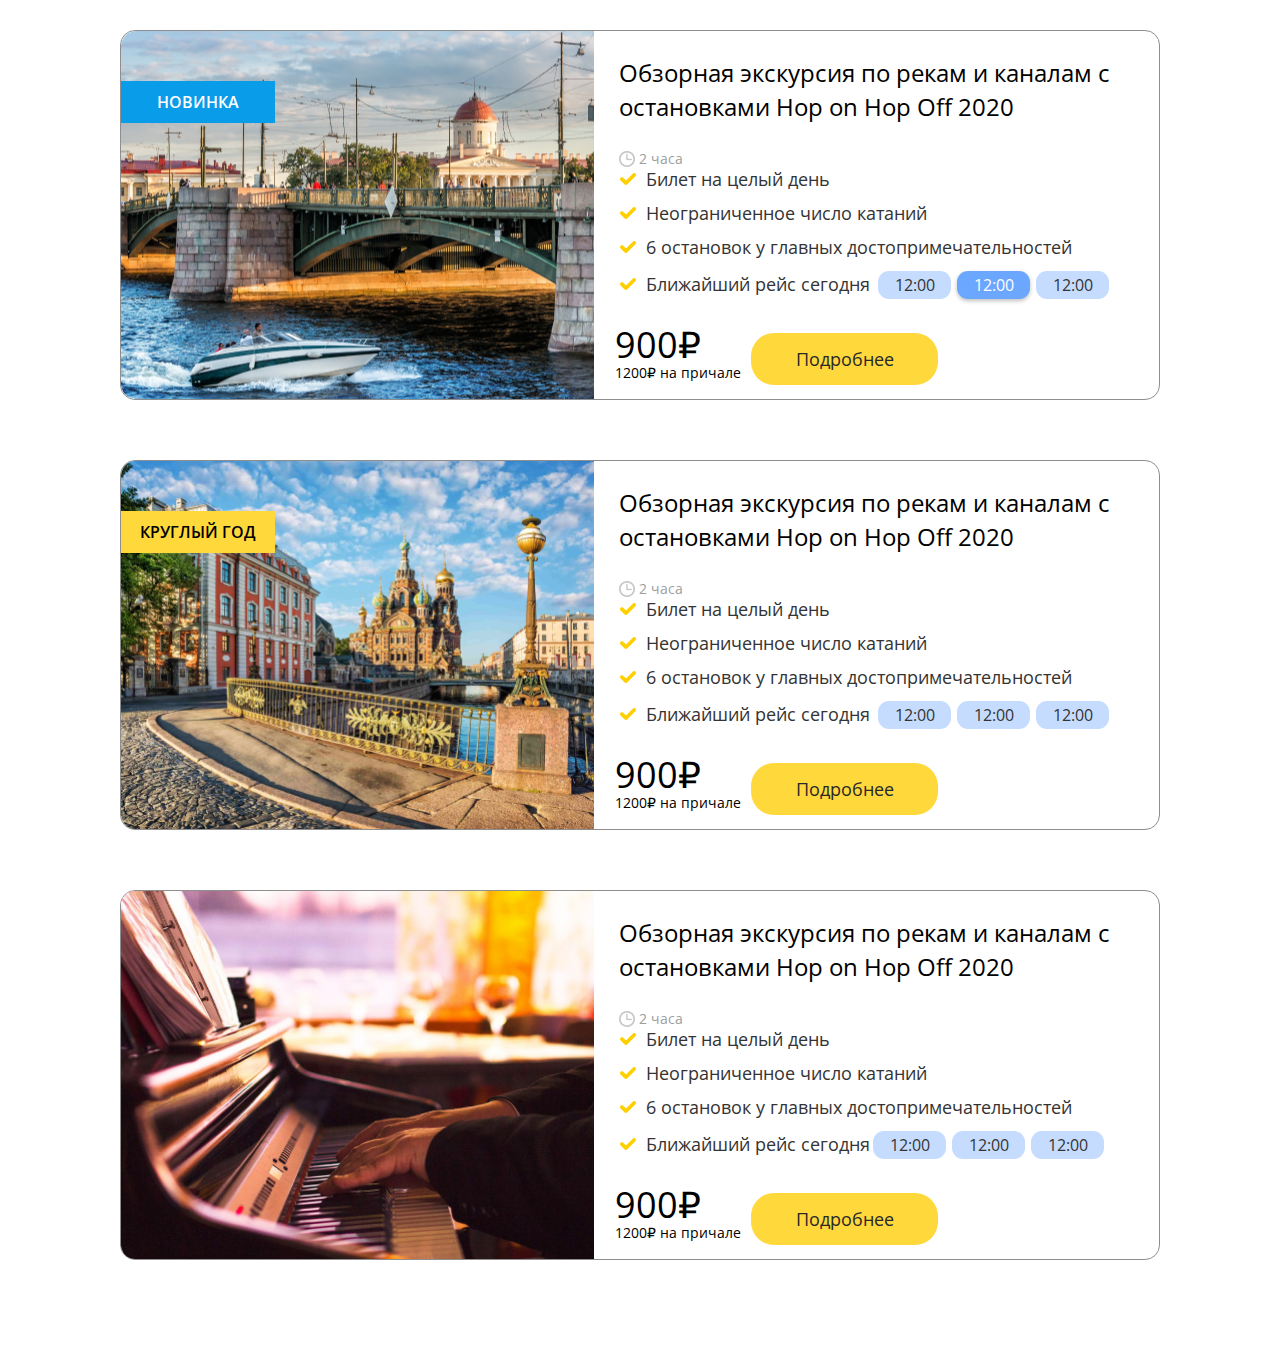
<file: Task1_layout/src/index.html>
<!DOCTYPE html>
<html lang="en">

<head>
    <meta charset="UTF-8">
    <meta http-equiv="X-UA-Compatible" content="IE=edge">
    <meta name="viewport" content="width=device-width, initial-scale=1.0">
    <title>-TestTask--Nevatrip</title>
    <link rel="preconnect" href="https://fonts.googleapis.com">
    <link rel="preconnect" href="https://fonts.gstatic.com" crossorigin>
    <link href="https://fonts.googleapis.com/css2?family=Open+Sans:wght@400;600&display=swap" rel="stylesheet">
    <link rel="stylesheet" href="css/style.css">
</head>

<body>
    <div class="wrapper">
        <section class="excursions">

            <div class="container">
                <div class="excursions__body">
                    <div class="excursions__item item">
                        <div class="excursions__row">
                            <div class="excursions__column">
                                <div class="excursions__image-label excursions__image-label_blue item__image-label">НОВИНКА</div>
                                <div class="excursions__image item__image"
                                    style="background-image: url('../src/img/preview/landscape_01.png')"></div>
                            </div>
                            <div class="excursions__column excursions__column_big">
                                <div class="excursions__title item__title ">Обзорная экскурсия по рекам и каналам
                                    с остановками Hop on Hop Off 2020</div>
                                <div class="excursions__time item__time">2 часа</div>
                                <div class="excursions__subtitle item__title ">Обзорная экскурсия по рекам и каналам
                                    с остановками Hop on Hop Off 2020</div>
                                <ul class="excursions__list item__list">
                                    <li>Билет на целый день</li>
                                    <li>Неограниченное число катаний</li>
                                    <li>6 остановок у главных достопримечательностей</li>
                                    <li>Ближайший рейс сегодня <div class="shedule">
                                        <div class="shedule__item">12:00</div>
                                        <div class="shedule__item shedule__item_active">12:00</div>
                                        <div class="shedule__item">12:00</div>
                                    </div></li>

                                </ul>
                                <div class="excursions__block item__block">
                                    <div class="excursions__price item__price">900₽<br>
                                        <span>1200₽ на причале</span>
                                    </div>
                                    <button class="excursions__description item__description"><a href="#"> Подробнее </a></button>
                                </div>
                            </div>
                        </div>
                    </div>
                    <div class="excursions__item item">
                        <div class="excursions__row">
                            <div class="excursions__column">
                                <div class="excursions__image-label excursions__image-label_yellow item__image-label">КРУГЛЫЙ ГОД</div>
                                <div class="excursions__image item__image"
                                    style="background-image: url('../src/img/preview/landscape_02.png')"></div>
                            </div>
                            <div class="excursions__column excursions__column_big">
                                <div class="excursions__title item__title ">Обзорная экскурсия по рекам и каналам
                                    с остановками Hop on Hop Off 2020</div>
                                <div class="excursions__time item__time">2 часа</div>
                                <div class="excursions__subtitle item__title ">Обзорная экскурсия по рекам и каналам
                                    с остановками Hop on Hop Off 2020</div>
                                <ul class="excursions__list item__list">
                                    <li>Билет на целый день</li>
                                    <li>Неограниченное число катаний</li>
                                    <li>6 остановок у главных достопримечательностей</li>
                                    <li>Ближайший рейс сегодня <div class="shedule">
                                        <div class="shedule__item">12:00</div>
                                        <div class="shedule__item shedule__item">12:00</div>
                                        <div class="shedule__item">12:00</div>
                                    </div></li>

                                </ul>
                                <div class="excursions__block item__block">
                                    <div class="excursions__price item__price">900₽<br>
                                        <span>1200₽ на причале</span>
                                    </div>
                                    <button class="excursions__description item__description"><a href="#"> Подробнее </a></button>
                                </div>
                            </div>
                        </div>
                    </div>
                    <div class="excursions__item item">
                        <div class="excursions__row">
                            <div class="excursions__column">
                                <div class="item__image-label"></div>
                                <div class="excursions__image item__image"
                                    style="background-image: url('../src/img/preview/landscape_03.png')"></div>
                            </div>
                            <div class="excursions__column excursions__column_big">
                                <div class="excursions__title item__title ">Обзорная экскурсия по рекам и каналам
                                    с остановками Hop on Hop Off 2020</div>
                                <div class="excursions__time item__time">2 часа</div>
                                <div class="excursions__subtitle item__title ">Обзорная экскурсия по рекам и каналам
                                    с остановками Hop on Hop Off 2020</div>
                                <ul class="excursions__list item__list">
                                    <li>Билет на целый день</li>
                                    <li>Неограниченное число катаний</li>
                                    <li>6 остановок у главных достопримечательностей</li>
                                    <li>Ближайший рейс сегодня<div class="shedule">
                                        <div class="shedule__item">12:00</div>
                                        <div class="shedule__item shedule__item">12:00</div>
                                        <div class="shedule__item">12:00</div>
                                    </div></li>

                                </ul>
                                <div class="excursions__block item__block">
                                    <div class="excursions__price item__price">900₽<br>
                                        <span>1200₽ на причале</span>
                                    </div>
                                    <button class="excursions__description item__description"><a href="#"> Подробнее </a></button>
                                </div>
                            </div>
                        </div>
                    </div>
                    
                </div>
            </div>
        </section>
    </div>
</body>

</html>
</file>
<file: Task1_layout/src/css/style.css>
@charset "UTF-8";
body {
  font-family: "Open Sans", sans-serif;
  background: #FFFFFF;
}

.wrapper {
  width: 100%;
}

.container {
  width: 1070px;
  padding: 0 15px;
  margin: 0 auto;
}
@media (max-width: 500px) {
  .container {
    padding: 0 10px;
    width: 400px;
  }
}

/*Обнуление*/
* {
  padding: 0;
  margin: 0;
  border: 0;
}

*, *:before, *:after {
  -moz-box-sizing: border-box;
  -webkit-box-sizing: border-box;
  box-sizing: border-box;
}

:focus, :active {
  outline: none;
}

a:focus, a:active {
  outline: none;
}

nav, footer, header, aside {
  display: block;
}

html, body {
  height: 100%;
  width: 100%;
  font-size: 100%;
  line-height: 1;
  font-size: 14px;
  -ms-text-size-adjust: 100%;
  -moz-text-size-adjust: 100%;
  -webkit-text-size-adjust: 100%;
}

input, button, textarea {
  font-family: inherit;
}

input::-ms-clear {
  display: none;
}

button {
  cursor: pointer;
}

button::-moz-focus-inner {
  padding: 0;
  border: 0;
}

a, a:visited {
  text-decoration: none;
}

a:hover {
  text-decoration: none;
}

ul li {
  list-style: none;
}

img {
  vertical-align: top;
}

h1, h2, h3, h4, h5, h6 {
  font-size: inherit;
  font-weight: inherit;
}

/*--------------------*/
.excursions {
  padding: 30px 0;
}
.excursions__body {
  width: 100%;
  display: flex;
  align-items: center;
  flex-direction: column;
}
.excursions__item {
  margin-bottom: 60px;
  height: 370px;
  width: 100%;
}
.excursions__row {
  display: flex;
  width: 100%;
  height: 100%;
}
.excursions__column {
  position: relative;
  flex: 0 0 473px;
}
.excursions__column_big {
  flex: 1 0 600px;
}
.excursions__time {
  padding-left: 45px;
}
.excursions__time::before {
  content: "";
  display: block;
  position: absolute;
  top: 10px;
  left: 33px;
  width: 16px;
  height: 16px;
  background-image: url("../img/icon/clock-circular-outline.png");
  transform: translate(-50%, -50%);
}
.excursions__title {
  padding: 25px;
  font-size: 24px;
  line-height: 34px;
  font-weight: 400;
}
.excursions__subtitle {
  display: none;
}
.excursions__list {
  padding-left: 52px;
}
.excursions__list li {
  position: relative;
  font-style: normal;
  padding-bottom: 14px;
  font-weight: 400;
  font-size: 18px;
  line-height: 20px;
}
.excursions__list li::before {
  content: "";
  display: block;
  position: absolute;
  top: 30%;
  left: -18px;
  width: 16px;
  height: 16px;
  background-image: url("../img/icon/check-mark.png");
  transform: translate(-50%, -50%);
}
.excursions__block {
  margin-top: 20px;
  padding-left: 21px;
  align-items: center;
}
.excursions__description {
  margin-left: 10px;
  width: 187px;
  height: 52px;
}
.excursions__price {
  font-weight: 400;
  font-size: 36px;
  line-height: 20px;
}
.excursions__price span {
  font-size: 14px;
}
.excursions__image-label {
  display: flex;
  justify-content: center;
  align-items: center;
  position: absolute;
  top: 50px;
  left: 0;
  width: 154px;
  height: 42px;
  font-style: normal;
  font-weight: 600;
  font-size: 16px;
  line-height: 20px;
  /* or 125% */
}
.excursions__image-label_blue {
  background: #099CE8;
  color: #FFFFFF;
}
.excursions__image-label_yellow {
  background: #FFD83B;
  color: #000000;
}
@media (max-width: 900px) {
  .excursions {
    padding-top: 25px;
  }
  .excursions__row {
    flex-direction: column;
  }
  .excursions__item {
    height: 640px;
    max-width: 341px;
  }
  .excursions__row {
    display: flex;
    width: 100%;
    height: 100%;
  }
  .excursions__column {
    flex: 0 0 220px;
    display: flex;
    flex-direction: column;
  }
  .excursions__column_big {
    flex: 1 0 384px;
  }
  .excursions__time {
    margin-top: 12px;
    padding-left: 35px;
  }
  .excursions__time::before {
    content: "";
    display: block;
    position: absolute;
    top: 10px;
    left: 20px;
    width: 16px;
    height: 16px;
    background-image: url("../img/icon/clock-circular-outline.png");
    transform: translate(-50%, -50%);
  }
  .excursions__title {
    display: none;
    font-size: 14px;
    padding: 12px;
    line-height: 22px;
    font-weight: 600;
  }
  .excursions__subtitle {
    display: block;
    font-size: 14px;
    padding: 12px;
    line-height: 22px;
    font-weight: 600;
  }
  .excursions__price {
    font-size: 30px;
  }
  .excursions__price span {
    font-size: 10px;
  }
  .excursions__list {
    padding: 20px 0 0 40px;
  }
  .excursions__list li {
    font-weight: 400;
    font-size: 14px;
    line-height: 20px;
    /* or 143% */
    color: #4B4B4B;
  }
  .excursions__list li:last-child::before {
    content: "";
    display: block;
    position: absolute;
    top: 10%;
    left: -18px;
    width: 16px;
    height: 16px;
    background-image: url("../img/icon/check-mark.png");
    transform: translate(-50%, -50%);
  }
  .excursions__block {
    margin-top: 25px;
    align-items: center;
  }
  .excursions__description {
    width: 165px;
    height: 44px;
    margin-left: 45px;
  }
  .excursions__price {
    font-weight: 400;
    font-size: 30px;
    line-height: 20px;
  }
  .excursions__price span {
    font-size: 10px;
  }
  .excursions__image-label {
    display: flex;
    justify-content: center;
    align-items: center;
    position: absolute;
    top: 40px;
    left: 0;
    width: 100px;
    height: 42px;
    font-style: normal;
    font-weight: 600;
    font-size: 12px;
    line-height: 20px;
    /* or 125% */
  }
  .excursions__image-label_blue {
    background: #099CE8;
    color: #FFFFFF;
  }
  .excursions__image-label_yellow {
    background: #FFD83B;
    color: #000000;
  }
}

.item {
  border: 0.5px solid #8E8E8E;
  border-radius: 15px;
  overflow: hidden;
}
.item__image {
  width: 100%;
  height: 100%;
  background-repeat: no-repeat;
  background-size: cover;
  background-position: center;
}
.item__label {
  display: none;
  position: absolute;
  top: 0;
  left: 0;
}
.item__title {
  font-style: normal;
  /* or 131% */
  color: #000000;
}
.item__time {
  position: relative;
  font-style: normal;
  font-weight: 400;
  font-size: 14px;
  line-height: 20px;
  /* or 143% */
  color: #9E9E9E;
}
.item__list li {
  /* or 111% */
  color: #343434;
  list-style: none;
}
.item__block {
  display: flex;
}
.item__price {
  font-style: normal;
  /* or 56% */
  color: #000000;
}
.item__price span {
  font-style: normal;
  font-weight: 400;
  line-height: 20px;
  /* or 143% */
  color: #000000;
}
.item__description {
  background: #FFD83C;
  border-radius: 23px;
  border-color: rgba(255, 255, 255, 0);
  font-style: normal;
  font-weight: 400;
  font-size: 18px;
  line-height: 20px;
  /* or 111% */
}
.item__description a {
  color: #292929;
  text-decoration: none;
  transition: all 0.4s ease;
}
.item__description a:hover {
  color: rgb(155, 153, 153);
}

.shedule {
  display: inline-flex;
}
.shedule__item {
  margin: 0 3px;
  display: flex;
  justify-content: center;
  align-items: center;
  width: 73px;
  height: 28px;
  background: #C5DCFF;
  border-radius: 11px;
  font-style: normal;
  font-weight: 400;
  font-size: 16px;
  line-height: 20px;
}
.shedule__item_active {
  background: #6BA6FF;
  box-shadow: 0px 2px 4px rgba(0, 0, 0, 0.25);
  border-radius: 11px;
  color: #FFFFFF;
}
@media (max-width: 500px) {
  .shedule {
    margin-top: 20px;
  }
  .shedule__item {
    margin: 0 3px;
    display: flex;
    justify-content: center;
    align-items: center;
    width: 63px;
    height: 24px;
    border-radius: 11px;
    font-style: normal;
    font-weight: 400;
    font-size: 14px;
    line-height: 20px;
  }
}
</file>
